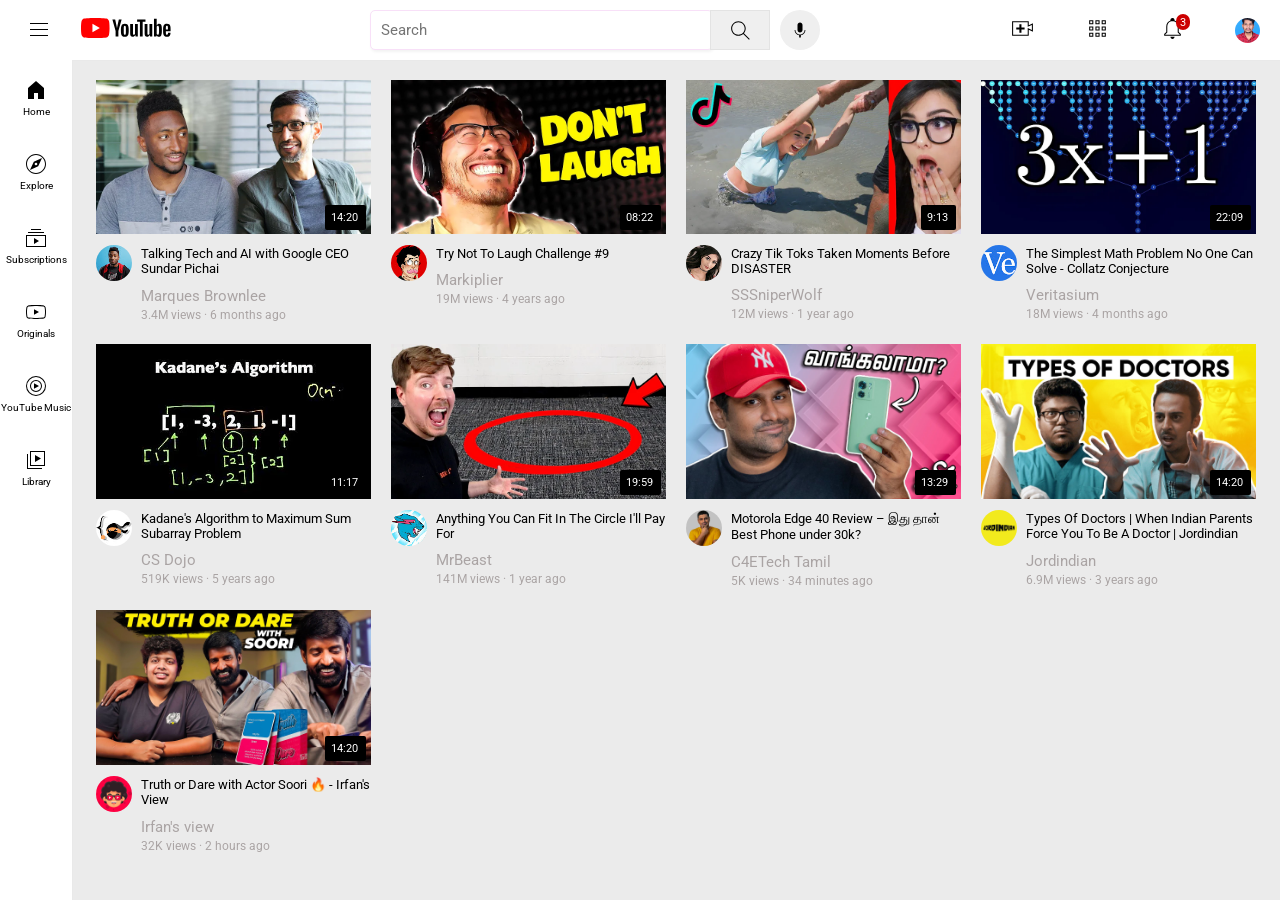
<file: index.html>
<!DOCTYPE html>
<html>
  <head>
    <title>YouTube</title>
    <link rel="stylesheet" href="styles/general.css">
    <link rel="stylesheet" href="styles/header.css">
    <link rel="stylesheet" href="styles/video.css">
    <link rel="stylesheet" href="styles/sidebar.css">


    <link rel="preconnect" href="https://fonts.googleapis.com">
<link rel="preconnect" href="https://fonts.gstatic.com" crossorigin>
<link href="https://fonts.googleapis.com/css2?family=Roboto:wght@500&display=swap" rel="stylesheet">



  </head>
    <body>

      <div class="header">
        <div class="left-section">
          <img class="hamburger-menu" src="icons/hamburger-menu.svg">
          <div class="youtube-icon-container">
            <div  href="https://www.youtube.com/">
              <a><img class="youtube-logo" src="icons/youtube-logo.svg"></a>
            </div>
            
            <div class="tooltip">Youtube Home</div>
          </div>
          
        </div>

        <div class="middle-section">
          <input class="search-bar" type="search" placeholder="Search">
          <button class="search-button">
            <img class="search-icon" src="icons/search.svg">
            <div class="tooltip">Search</div>
          </button>
          <button class="voice-search-buttton">
            <img class="voice-search-icon" src="icons/voice-search-icon.svg">
            <div class="tooltip">Search with your voice</div>
          </button>
        </div>

        <div class="right-section">
          <div class="upload-icon">
            <img class="upload" src="icons/upload.svg">
          <div class="tooltip">Create</div>
          </div>
          <div class="app-container">
            <img class="youtube-apps" src="icons/youtube-apps.svg">
            <div class="tooltip">Apps</div>
          </div>
          
          <div class="notifications-icon-container">
            <img class="notifications" src="icons/notifications.svg">
            <div class="tooltip">Apps</div>
            <div class="notifications-count">
              3
            </div>
          </div>
          
          <img class="user-profile" src="channel profiles/22a7263 harish.JPG">

        </div>
      </div>




      <div class="sidebar">
        <div>
          <div class="sidebar-link"><img src="icons/home.svg" alt="">
          <div>Home</div>
          </div>
          <div class="sidebar-link"><img src="icons/explore.svg" alt="" >
            <div><a href="https://www.youtube.com/feed/trending">Explore</a></div>
          </div>
          <div class="sidebar-link"><img src="icons/subscriptions.svg" alt="">
            <div>Subscriptions</div>
          </div>
          <div class="sidebar-link"><img src="icons/originals.svg" alt="">
            <div><a href="https://www.youtube.com/@youtubeoriginals">Originals</a></div>
          </div>
          <div class="sidebar-link"><img src="icons/youtube-music.svg" alt="">
            <div><a href="https://music.youtube.com/">YouTube Music</a></div>
          </div>
          <div class="sidebar-link"><img src="icons/library.svg" alt="">
            <div>Library</div>
          </div>
        </div>
      </div>



      
          
      <div class="video-grid">
        <div>
          <div class="thumbnail-row">
            <a href="https://www.youtube.com/watch?v=n2RNcPRtAiY">
              <img class="thumbnail-1" src="pics/1.jpg">
            </a>
            
            <div class="video-time">14:20</div>
          </div>
          
          
          <div class="video-info-grid">
            <div >
              <a href="https://www.youtube.com/@Jordindian">
                <img class="profile-pic" src="channel profiles/profile 1.jpeg">
              </a>
              
            </div>
            <div>
              <a href="https://www.youtube.com/watch?v=n2RNcPRtAiY">
                <p class="video-title" >
                Talking Tech and AI with Google CEO Sundar Pichai
              </p>
              </a>
              
    
              <a class="channel-info" href="https://www.youtube.com/@Jordindian">
                Marques Brownlee
              </a>
              <p class="channel-views">
                3.4M views &middot; 6 months ago
              </p>
              
            </div>
          </div>
          
        </div>



            <div>
              <div class="thumbnail-row">
                <a href="https://www.youtube.com/watch?v=mP0RAo9SKZk">
                  <img class="thumbnail-1" src="pics/thumbnail-2.jpg" >
                </a>
                
                <div class="video-time">08:22</div>
                </div>
              
              <div class="video-info-grid">
                <div>
                  <a href="https://www.youtube.com/c/markiplier">
                    <img class="profile-pic" src="channel profiles/profile 2.jpeg"> 
                  </a>
                  
                </div>
                <div>
                  <a href="https://www.youtube.com/watch?v=mP0RAo9SKZk">
                    <p class="video-title">
                      Try Not To Laugh Challenge #9
                    </p>
                  </a>
                  <a href="https://www.youtube.com/c/markiplier">
                    <p class="channel-info">
                      Markiplier
                    </p>
                  </a>
                  <p class="channel-views">
                    19M views &middot; 4 years ago
                  </p>
                  
                </div>
              </div>
              
            </div>
        



        <div>
          <div class="thumbnail-row">
            <a href="https://www.youtube.com/watch?v=FgjPQQeTh1w">
              <img class="thumbnail-1" src="pics/thumbnail-3.jpg">
            </a>
            
            <div class="video-time">9:13</div>
          </div>
            

          <div class="video-info-grid">
          <div>
            <a href="https://www.youtube.com/user/SSSniperWolf">
              <img class="profile-pic" src="channel profiles/channel-3.jpeg">
            </a>
            
          </div>
          <div><a href="https://www.youtube.com/watch?v=FgjPQQeTh1w">
            <p class="video-title">
              Crazy Tik Toks Taken Moments Before DISASTER
            </p>  </a>
            <a href="https://www.youtube.com/user/SSSniperWolf">
            <p class="channel-info">
              SSSniperWolf
            </p></a>
           <p class="channel-views">
              12M views &middot; 1 year ago
            </p> 
           </div>
          </div>
          </div>



        <div>
          <div class="thumbnail-row">
            <a href="https://www.youtube.com/watch?v=094y1Z2wpJg">
              <img class="thumbnail-1" src="pics/thumbnail-4.jpg" >
            </a>
              
              <div class="video-time">22:09</div>
            </div>
            
            
            <div class="video-info-grid">
              <div>
                <a href="https://www.youtube.com/c/veritasium">
                  <img class="profile-pic" src="channel profiles/channel-4.jpeg">
                </a>
                
              </div>
              <div><a href="https://www.youtube.com/c/veritasium">
                <p class="video-title">
                  The Simplest Math Problem No One Can Solve - Collatz Conjecture
                </p> </a> 
                <a href="https://www.youtube.com/c/veritasium">
                <p class="channel-info">
                  Veritasium
                </p></a>
                <p class="channel-views">
                  18M views &middot; 4 months ago
                </p>
                
              </div>
            </div>
            
          </div>




          <div>
          <div class="thumbnail-row">
            <a href="https://www.youtube.com/watch?v=86CQq3pKSUw">
              <img class="thumbnail-1" src="pics/thumbnail-5.jpg" >
            </a>
              
              <div class="video-time">11:17</div>
            </div>
            
            <div class="video-info-grid">
              <div>
                <a href="https://www.youtube.com/c/CSDojo">
                  <img class="profile-pic" src="channel profiles/channel-5.jpeg">
                </a>
                
              </div>
              <div><a href="https://www.youtube.com/watch?v=86CQq3pKSUw">
                <p class="video-title">
                  Kadane's Algorithm to Maximum Sum Subarray Problem
                </p>  
              </a>
              <a href="https://www.youtube.com/c/CSDojo">
                <p class="channel-info">
                  CS Dojo
                </p></a>
                <p class="channel-views">
                  519K views &middot; 5 years ago
                </p>
                
              </div>
            </div>
            
          </div>
        





        <div>
          <div class="thumbnail-row">
            <div>
              <a href="https://www.youtube.com/watch?v=yXWw0_UfSFg">
                <img class="thumbnail-1" src="pics/thumbnail-6.jpg" >
              </a>
              
              <div class="video-time">19:59</div>
            </div></div>
            
            <div class="video-info-grid">
              <div>
                <a href="https://www.youtube.com/channel/UCX6OQ3DkcsbYNE6H8uQQuVA">
                  <img class="profile-pic" src="channel profiles/channel-6.jpeg">  
                </a>
                
              </div>
              <div><a href="https://www.youtube.com/watch?v=yXWw0_UfSFg"> 
                <p class="video-title">
                  Anything You Can Fit In The Circle I'll Pay For
                </p>
              </a>
                <a href="https://www.youtube.com/channel/UCX6OQ3DkcsbYNE6H8uQQuVA">
                  <p class="channel-info">
                    MrBeast
                  </p>
                </a>
                
                <p class="channel-views">
                  141M views &middot; 1 year ago
                </p>
              </div>
            </div>
          </div>






          <div>
            <div class="thumbnail-row">
              <a href="https://www.youtube.com/watch?v=zgHAUlJJXrA">
                <img class="thumbnail-1" src="pics/thumbnail-7.jpg">
              </a>
              
              <div class="video-time">13:29</div>
            </div>
            
            
            <div class="video-info-grid">
              <div >
                <a href="https://www.youtube.com/@C4ETechTamil">
                  <img class="profile-pic" src="channel profiles/channel-7.jpg">
                </a>
                
              </div>
              <div>
                <a href="https://www.youtube.com/watch?v=zgHAUlJJXrA">
                  <p class="video-title" >
                  Motorola Edge 40 Review &#8211 இது தான் Best Phone under 30k?
                </p>
                </a>
                
      
                <a class="channel-info" href="https://www.youtube.com/@Jordindian">
                  C4ETech Tamil
                </a>
                <p class="channel-views">
                  5K views &middot; 34 minutes ago
                </p>
                
              </div>
            </div>
            
          </div>






          <div>
            <div class="thumbnail-row">
              <a href="https://www.youtube.com/watch?v=y3nCkaVVsk0&pp=ygUTam9yZGluZGlhbiBkb2N0b3JzIA%3D%3D">
                <img class="thumbnail-1" src="pics/thumbnail-8.jpg">
              </a>
              
              <div class="video-time">14:20</div>
            </div>
            
            
            <div class="video-info-grid">
              <div >
                <a href="https://www.youtube.com/@Jordindian">
                  <img class="profile-pic" src="channel profiles/channel-8.jpg">
                </a>
                
              </div>
              <div>
                <a href="https://www.youtube.com/watch?v=y3nCkaVVsk0&pp=ygUTam9yZGluZGlhbiBkb2N0b3JzIA%3D%3D">
                  <p class="video-title" >
                    Types Of Doctors | When Indian Parents Force You To Be A Doctor | Jordindian
                </p>
                </a>
                
      
                <a class="channel-info" href="https://www.youtube.com/@Jordindian">
                  Jordindian
                </a>
                <p class="channel-views">
                   6.9M views &middot; 3 years ago
                </p>
                
              </div>
            </div>
            
          </div>










          <div>
            <div class="thumbnail-row">
              <a href="https://www.youtube.com/watch?v=C5ZETelJftI">
                <img class="thumbnail-1" src="pics/thumbnail-9.jpg">
              </a>
              
              <div class="video-time">14:20</div>
            </div>
            
            
            <div class="video-info-grid">
              <div >
                <a href="https://www.youtube.com/@irfansview1">
                  <img class="profile-pic" src="channel profiles/channel-9.jpg">
                </a>
                
              </div>
              <div>
                <a href="https://www.youtube.com/watch?v=C5ZETelJftI">
                  <p class="video-title" >
                    Truth or Dare with Actor Soori 🔥 - Irfan's View
                </p>
                </a>
                <a class="channel-info" href="https://www.youtube.com/@irfansview1">
                  Irfan's view
                </a>
                <p class="channel-views">
                  32K views &middot; 2 hours ago
                </p>
                
              </div>
            </div>
            
          </div>




      </div>
    </body>
 
</html>
</file>
<file: styles/general.css>
p{
  font-family: 'Roboto', sans-serif;
}
body{
  margin: 0px;
  padding-top: 80px;
  padding-bottom: 10px;
  padding-left: 96px;
  padding-right: 24px;
  background-color:rgb(235, 235, 235)
}
a{
  text-decoration: none;
  color: black;
}
</file>
<file: styles/header.css>
.header{
  height: 60px;
  display: flex;
  flex-direction: row;
  justify-content: space-between;
  background-color: white;
  position:fixed;
  top: 0;
  right: 0;
  left: 0;
  bottom: 60px;
  border-bottom-width: 1px;
  border-bottom-color: rgb(233, 233, 233);
  border-bottom-style: solid;
  z-index: 100;  
}

.left-section{
  width: 200px;
  display: flex;
  align-items: center;
}
.youtube-icon-container{
  position: relative;
}
.middle-section{
  width: 450px;
  display: flex;
  align-items: center;
  min-width: 20px;
}

.hamburger-menu{
  height: 24px;
  margin-left: 27px;
}
.youtube-logo{
  height: 20px;
  margin-left: 30px;
}
.search-button{
  height: 40px;
  width: 60px;
  margin-left: -3px;
  background-color: grey(240,240,240);
  border-width: 1px;
  border-style: solid;
  border-color: rgba(0, 0, 0, 0.05);
  position: relative;
}
.search-button .tooltip,
.upload-icon .tooltip,
.app-container .tooltip,
.notifications-icon-container .tooltip
{
  position: absolute;
  background-color: grey;
  color: white;
  padding-left: 4px;
  padding-right: 4px;
  padding-top: 8px;
  padding-bottom: 8px;
  border-radius: 2px;
  font-size: 12px;
  bottom: -41px;
  opacity: 0;
  transition: opacity 0.15s;
  pointer-events: none;
  
}
.search-button:hover .tooltip,
.upload-icon:hover .tooltip,
.app-container:hover .tooltip,
.notifications-icon-container:hover .tooltip
{
  opacity: 1;
}

.youtube-icon-container .tooltip{position: absolute;
  background-color: grey;
  color: white;
  padding-left: 4px;
  padding-right: 4px;
  padding-top: 8px;
  padding-bottom: 8px;
  border-radius: 2px;
  font-size: 12px;
  margin-left: 30px;
  bottom: -41px;
  opacity: 0;
  transition: opacity 0.15s;
  pointer-events: none;

}
.youtube-icon-container:hover .tooltip{
  opacity: 1;
}

.voice-search-buttton{
  height: 40px;
  width: 40px;
  border-radius: 20px;
  border: none;
  border-color: grey(248,248,248);
  margin-left: 10px;
  position: relative;
  
}
.voice-search-buttton .tooltip{
  position: absolute;
  background-color: grey;
  text-align: center;
  color: white;
  width: 140px;
  left: -60px;
  padding-left: 4px;
  padding-right: 4px;
  padding-top: 8px;
  padding-bottom: 8px;
  border-radius: 2px;
  font-size: 13px;
  bottom: -41px;
  opacity: 0;
  transition: opacity 0.15s;
  pointer-events: none;
}
.voice-search-buttton:hover .tooltip{
  opacity: 1;
}

.voice-search-icon{
  height: 20px;
  margin-top: 3px; 
}
.search-bar{
  flex: 1;
  height: 40px;
  border-style: solid;
  padding-left: 10px;
  font-size: 16px;
  border-radius: 5px;
  box-shadow: 1px 2px 3px rgba(0, 0, 0, 0.05);
  border-width: 1px;
  border-color: rgba(248,224,248);
  min-width: 20px;
}

.search-bar::placeholder{
  font-family: 'Roboto', sans-serif;
  font-size: 15px;
}
.search-icon{
  height: 25px;
  margin-top: 4px;
}

.right-section{
  width: 250px;
  display: flex;
  align-items: center;
  justify-content: space-between;
  margin-right: 20px;
  flex-shrink: 0;
  margin-left: 20px;
  
}
.upload{
  height: 25px;

}
.youtube-apps{
  height: 25px;
}
.app-container{
  position: relative;
}
.notifications{
  height: 25px;
}
.user-profile{
  height: 25px;
  width: 25px;
  object-fit: cover;
  border-radius: 12.5px;
}
.notifications-icon-container{
  position: relative;
}
.notifications-count{
  position: absolute;
  background-color: #cc0000;
  color: white;
  font-family: 'Roboto', sans-serif;
  font-size: 11px;
  padding-left: 4px;
  padding-right: 4px;
  padding-top: 1.5px;
  padding-bottom: 1.5px;
  border-radius: 10px;
  top: -1.5px;
  right: -5px;
}
.upload-icon{
  position: relative;
}
</file>
<file: styles/video.css>
.video-grid{
  display: grid;
  grid-template-columns: 1fr 1fr 1fr;
  column-gap: 20px;
  row-gap: 10px;
  font-family: 'Roboto', sans-serif;
}
@media (max-width: 840px){
  .video-grid{
    grid-template-columns: 1fr 1fr;
  }
}
@media (min-width: 841px) and (max-width: 1000px){
  .video-grid{
    grid-template-columns: 1fr 1fr 1fr;
  }
}
@media (min-width: 1201px){
  .video-grid{
    grid-template-columns: 1fr 1fr 1fr 1fr;
  }
}


.thumbnail-1{
  width: 100%;
  
}
.video-info-grid{
  display: grid;
  grid-template-columns: 40px 1fr;
}
.profile-pic{
  width: 36px;
  border-radius: 100px;
  margin-top: 7px;
}

.video-title{
  font-size: 13px;
  margin-top: 8px;
  margin-bottom: 10px;
  font-weight: 475px;
  margin-left: 5px;
}
.video-title:active{
  text-decoration: none;
}
.channel-info{
  color: rgb(170, 164, 164);
  margin-top: 0px;
  margin-left: 5px;
  font-size: 15px;
  margin-bottom: 0px;
}
.channel-views{
  color: rgb(170, 164, 164);
  margin-top: 3px;
  margin-left: 5px;
  font-size: 12px;
}
.thumbnail-row{
  position: relative;
}
.video-time{
  position: absolute;
  background-color: black;
  color: white;
  font-family: 'Roboto', sans-serif;
  font-weight: 400px;
  font-size: 11px;
  bottom: 8px;
  right: 5px;
  padding-left: 6px;
  padding-right:8px;
  padding-top: 6px;
  padding-bottom: 6px;
  border-radius: 2px;
}
</file>
<file: styles/sidebar.css>
.sidebar{
  position: fixed;
  background-color: white;
  top: 60px;
  bottom: 0;
  left: 0;
  width: 72px;
  border-right-width: 1px;
  border-right-color: rgb(233, 233, 233);
  border-right-style: solid;
  z-index: 200;
}
.sidebar-link{
  display: flex;
  justify-content: center;
  align-items: center;
  height: 74px;
  flex-direction: column;
  cursor: pointer;
}
.sidebar-link:hover{
  background-color: rgb(235, 235, 235);
}
.sidebar-link img{
  height: 24px;
  margin-bottom: 4px;
}
.sidebar-link div{
  font-family: 'Roboto', sans-serif;
  font-size: 10px;
  
}
</file>
